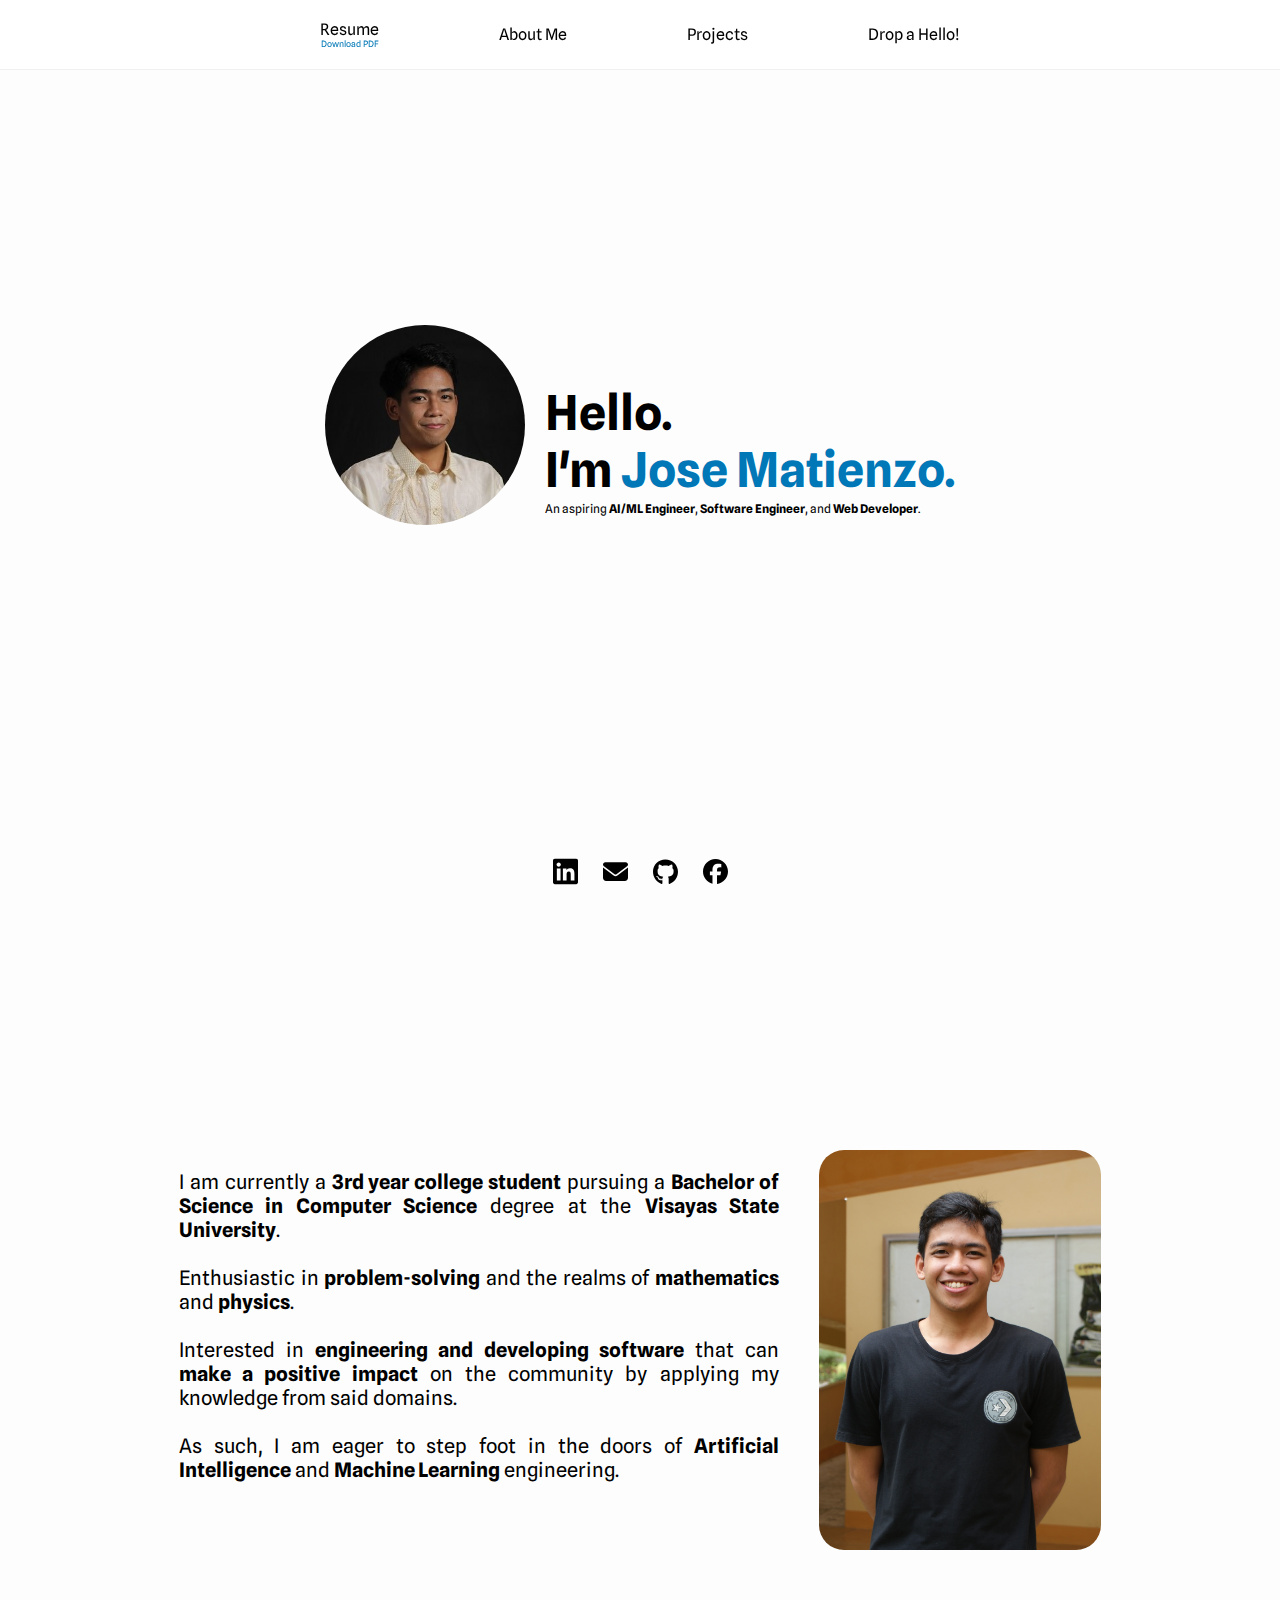
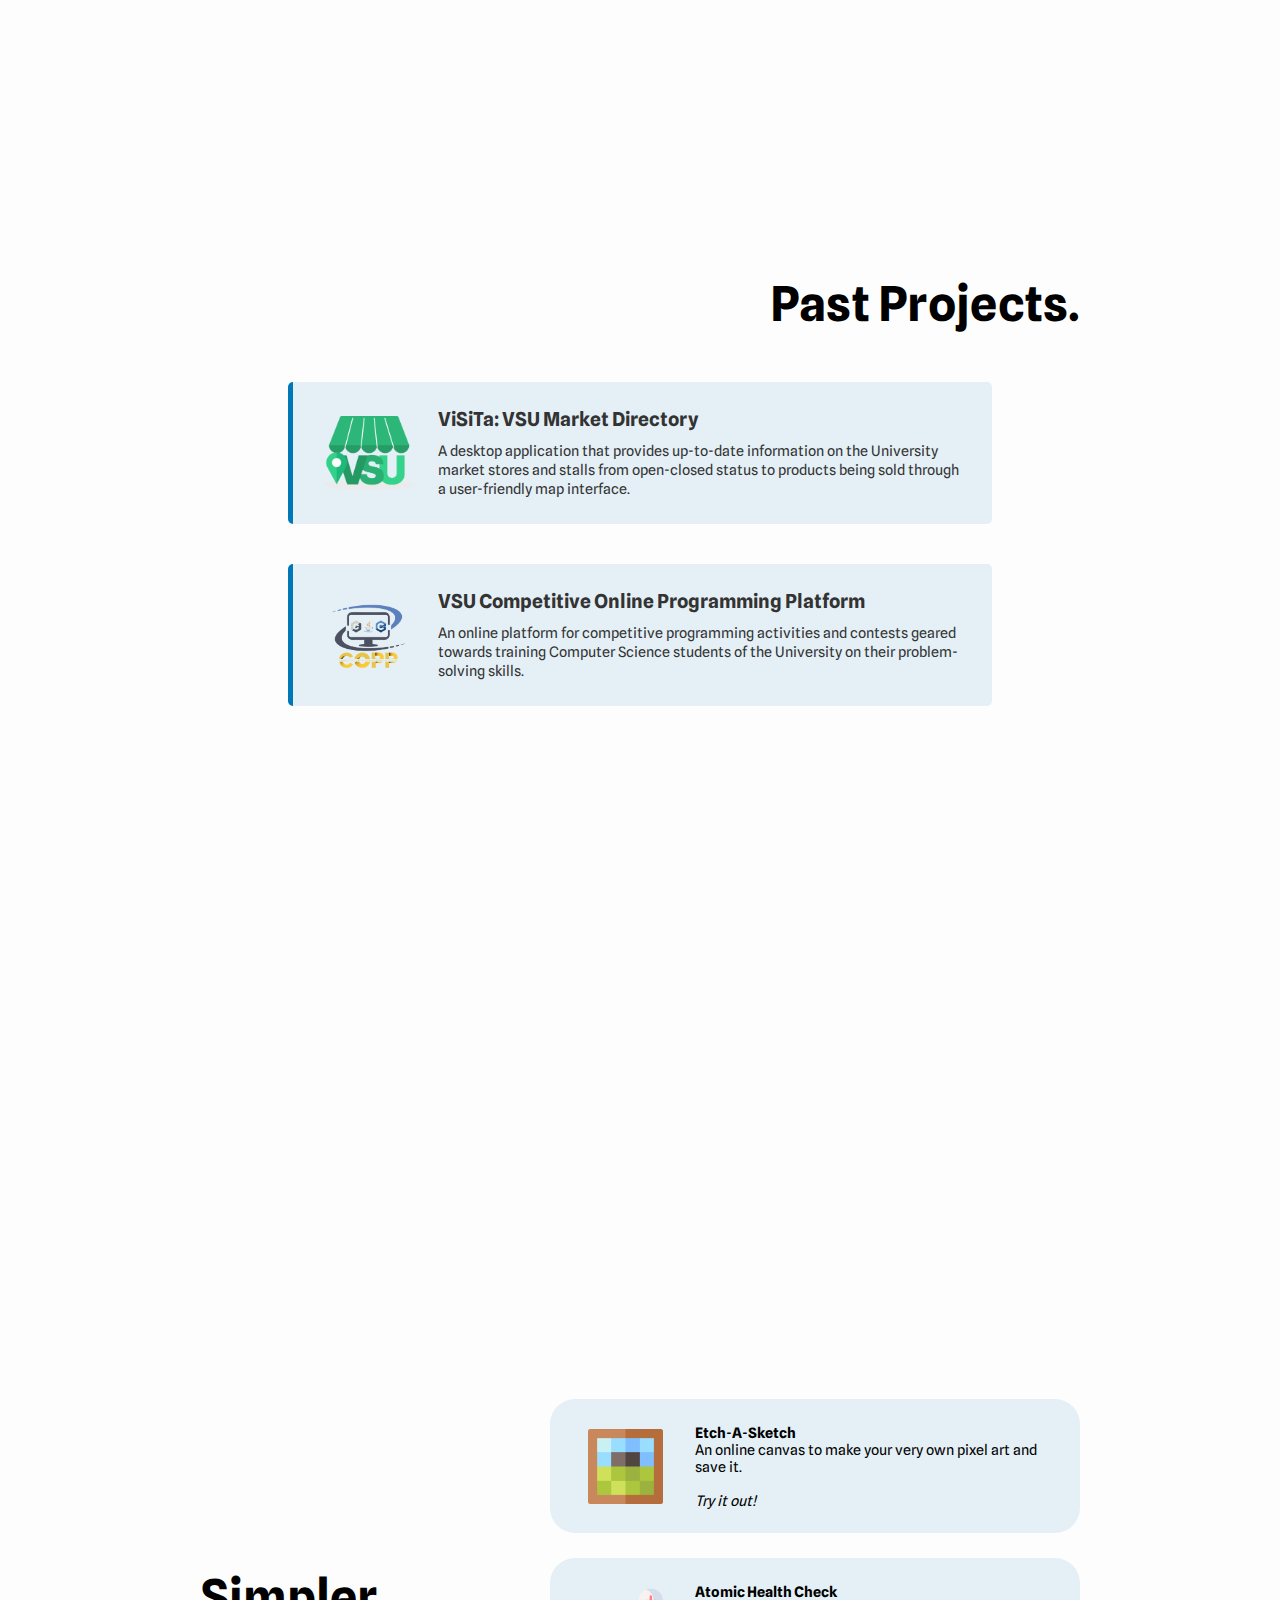
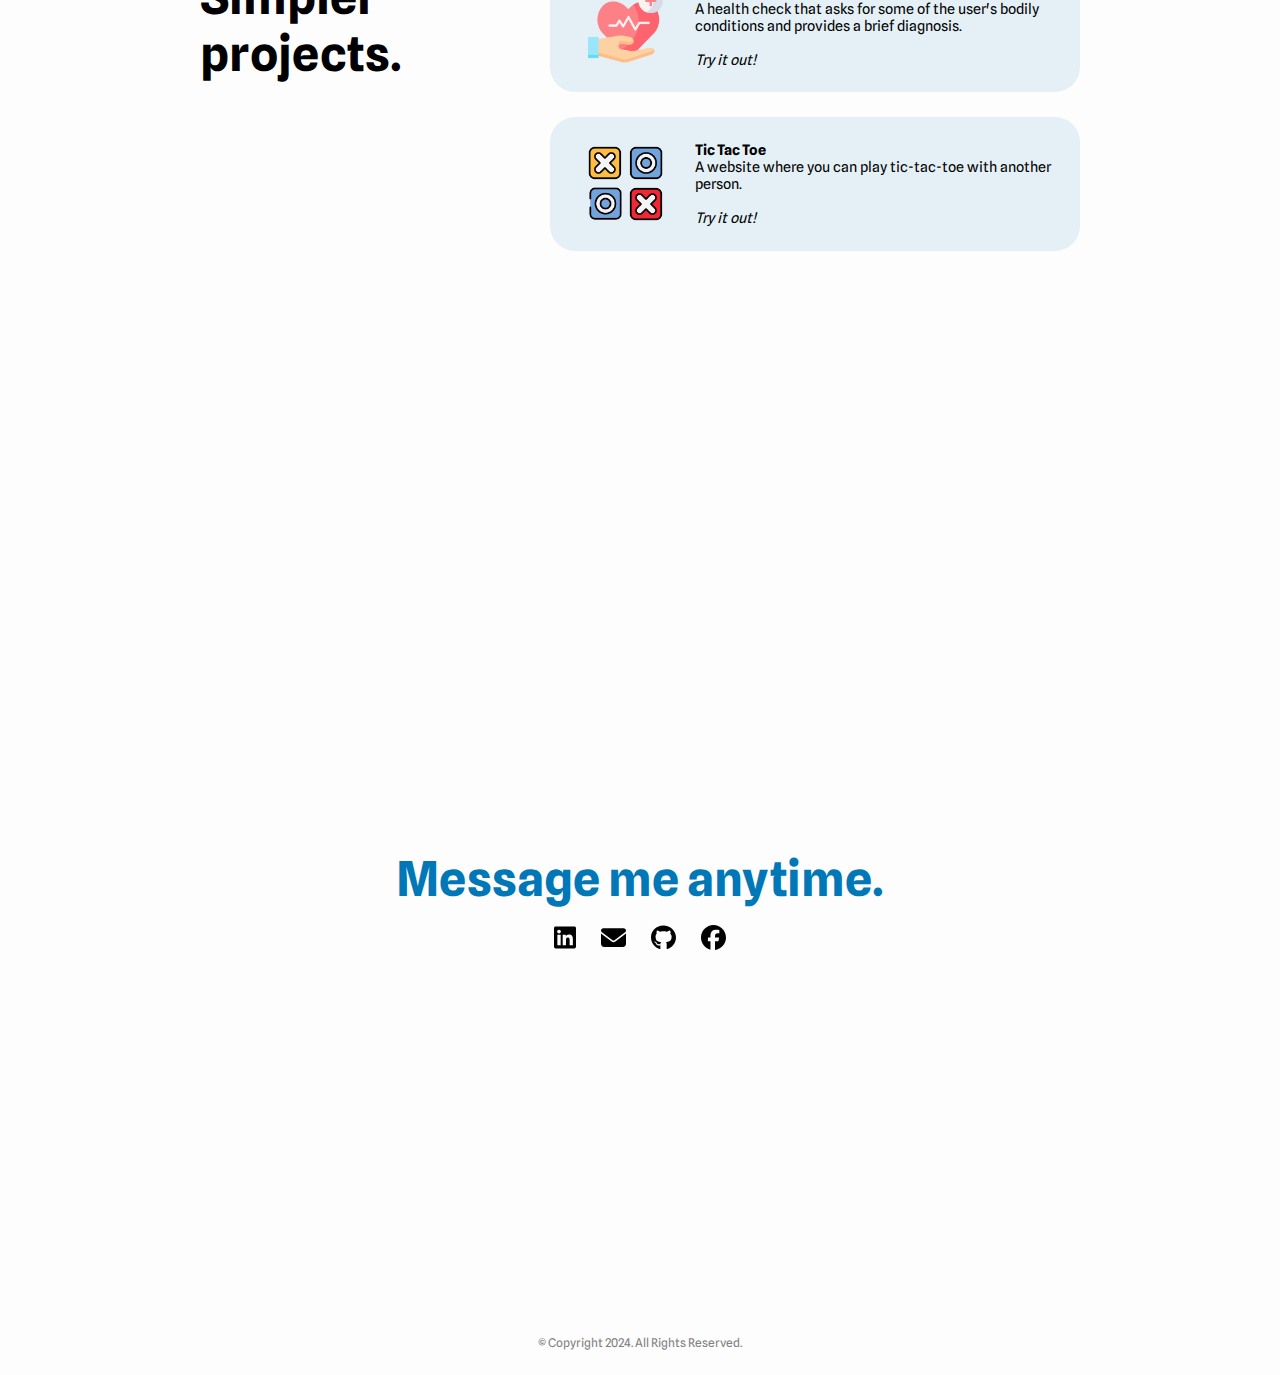
<file: index.html>
<!DOCTYPE html>
<html lang="en">

<head>
    <meta charset="UTF-8">
    <meta name="viewport" content="width=device-width, initial-scale=1.0">
    <title>Jose Rafael S. Matienzo</title>
    <link rel="icon" type="image/x-icon" href="assets/images/TitleIcon.ico">
    <link rel="stylesheet" href="css/index-style.css">
</head>

<body>
    <nav>
        <div id="link-holder">
            <div id="resume-links">
                <a href="pages/resume.html">Resume</a>
                <a href="resources/Matienzo_2024Resume.pdf" download="Matienzo_2024Resume" id="download-link" target="_blank">Download PDF</a>
            </div>
            <a href="#about-me">About Me</a>
            <a href="#projects">Projects</a>
            <a href="#contact">Drop a Hello!</a>
        </div>
    </nav>

    <section id="hero">
        <div id="hero-welcome">
            <a href="pages/resume.html"><img src="assets/images/HeroImg.JPG" alt="Matienzo Photo" id="hero-img"></a>
            <p>
                <span id="hero-txt1">Hello.</span><br>
                <span id="hero-txt2">I'm <span id="my-name">Jose Matienzo.</span></span><br>
                <span id="hero-txt3">An aspiring <strong>AI/ML Engineer</strong>, <strong>Software Engineer</strong>, and <strong>Web Developer</strong>.</span>
            </p>
        </div>
        <div id="hero-social-icons">
            <a href="https://www.linkedin.com/in/jrs-matienzo" target="_blank"><img src="assets/images/linkedin.svg" alt="LinkedIn Icon"></a>
            <a href="mailto:josematienzo101@gmail.com" target="_blank"><img src="assets/images/mail.svg" alt="Mail Icon"></a>
            <a href="https://github.com/HeyListen101" target="_blank"><img src="assets/images/github.svg" alt="Github Icon"></a>
            <a href="https://web.facebook.com/joseRafaelMatienzo" target="_blank"><img src="assets/images/facebook.svg" alt="Facebook Icon"></a>
        </div>
    </section>
    
    <section id="about-me">
        <div id="about-me-content">
            <p>
                I am currently a <strong>3rd year college student</strong> pursuing a <strong>Bachelor of Science in Computer Science</strong> degree at the <strong>Visayas State University</strong>. 
                <br><br>
                Enthusiastic in <strong>problem-solving</strong> and the realms of <strong>mathematics</strong> and <strong>physics</strong>.
                <br><br>
                Interested in <strong>engineering and developing software</strong> that can <strong>make a positive impact</strong> on the community by applying my knowledge from said domains.
                <br><br>
                As such, I am eager to step foot in the doors of <strong>Artificial Intelligence</strong> and <strong>Machine Learning</strong> engineering.
            </p>
            <img src="assets/images/Portrait.JPG" alt="Matienzo Portrait" id="portrait-img">
        </div>
    </section>

    <section id="projects">
        <div id="projects-title">
            <span>Past Projects.</span>
        </div>
        <div id="projects-list">
            <div class="project-item">
                <img src="assets/images/ViSiTa Icon.png" alt="ViSiTa Icon">
                <p>
                    <span class="project-name">ViSiTa: VSU Market Directory</span><br>
                    <span class="project-description">A desktop application that provides up-to-date information on the University market stores and stalls from open-closed status to products being sold through a user-friendly map interface.</span>
                </p>
            </div>
            <div class="project-item">
                <img src="assets/images/VSU COPP.png" alt="VSU COPP Icon">
                <p>
                    <span class="project-name">VSU Competitive Online Programming Platform</span><br>
                    <span class="project-description">An online platform for competitive programming activities and contests geared towards training Computer Science students of the University on their problem-solving skills.</span>
                </p>
            </div>
        </div>
    </section>

    <section id="simple-projects">
        <div id="sp-title">
            <span>Simpler projects.</span>
        </div>
        <div id="sp-list">
            <a href="https://heylisten101.github.io/etch-a-sketch/" target="_blank" class="sp-link">
                <div class="sp-item">
                    <img src="assets/images/pixel-art.png" alt="Etch-A-Sketch Icon">
                    <p>
                        <span class="sp-name">Etch-A-Sketch</span><br>
                        <span class="sp-description">An online canvas to make your very own pixel art and save it.</span>
                        <br><br>
                        <i>Try it out!</i>
                    </p>
                </div>
            </a>
            <a href="https://atomic-health-check.streamlit.app/" target="_blank" class="sp-link">
                <div class="sp-item">
                    <img src="assets/images/healthcare.png" alt="Atomic Health Check Icon">
                    <p>
                        <span class="sp-name">Atomic Health Check</span><br>
                        <span class="sp-description">A health check that asks for some of the user's bodily conditions and provides a brief diagnosis.</span>
                        <br><br>
                        <i>Try it out!</i>
                    </p>
                </div>
            </a>
            <a href="https://heylisten101.github.io/tictactoe/" target="_blank" class="sp-link">
                <div class="sp-item">
                    <img src="assets/images/tic-tac-toe.png" alt="Tic Tac Toe Icon">
                    <p>
                        <span class="sp-name">Tic Tac Toe</span><br>
                        <span class="sp-description">A website where you can play tic-tac-toe with another person.</span>
                        <br><br>
                        <i>Try it out!</i>
                    </p>
                </div>
            </a>
        </div>
    </section>

    <section id="contact">
        <div id="message">
            <p>Message me anytime.</p>
            <div id="contact-icons">
                <a href="https://www.linkedin.com/in/jrs-matienzo" target="_blank"><img src="assets/images/linkedin.svg" alt="LinkedIn Icon"></a>
                <a href="mailto:josematienzo101@gmail.com" target="_blank"><img src="assets/images/mail.svg" alt="Mail Icon"></a>
                <a href="https://github.com/HeyListen101" target="_blank"><img src="assets/images/github.svg" alt="Github Icon"></a>
                <a href="https://web.facebook.com/joseRafaelMatienzo" target="_blank"><img src="assets/images/facebook.svg" alt="Facebook Icon"></a>
            </div>
        </div>
        <footer>&copy; Copyright 2024. All Rights Reserved.</footer>
    </section>
</body>
</html>
</file>
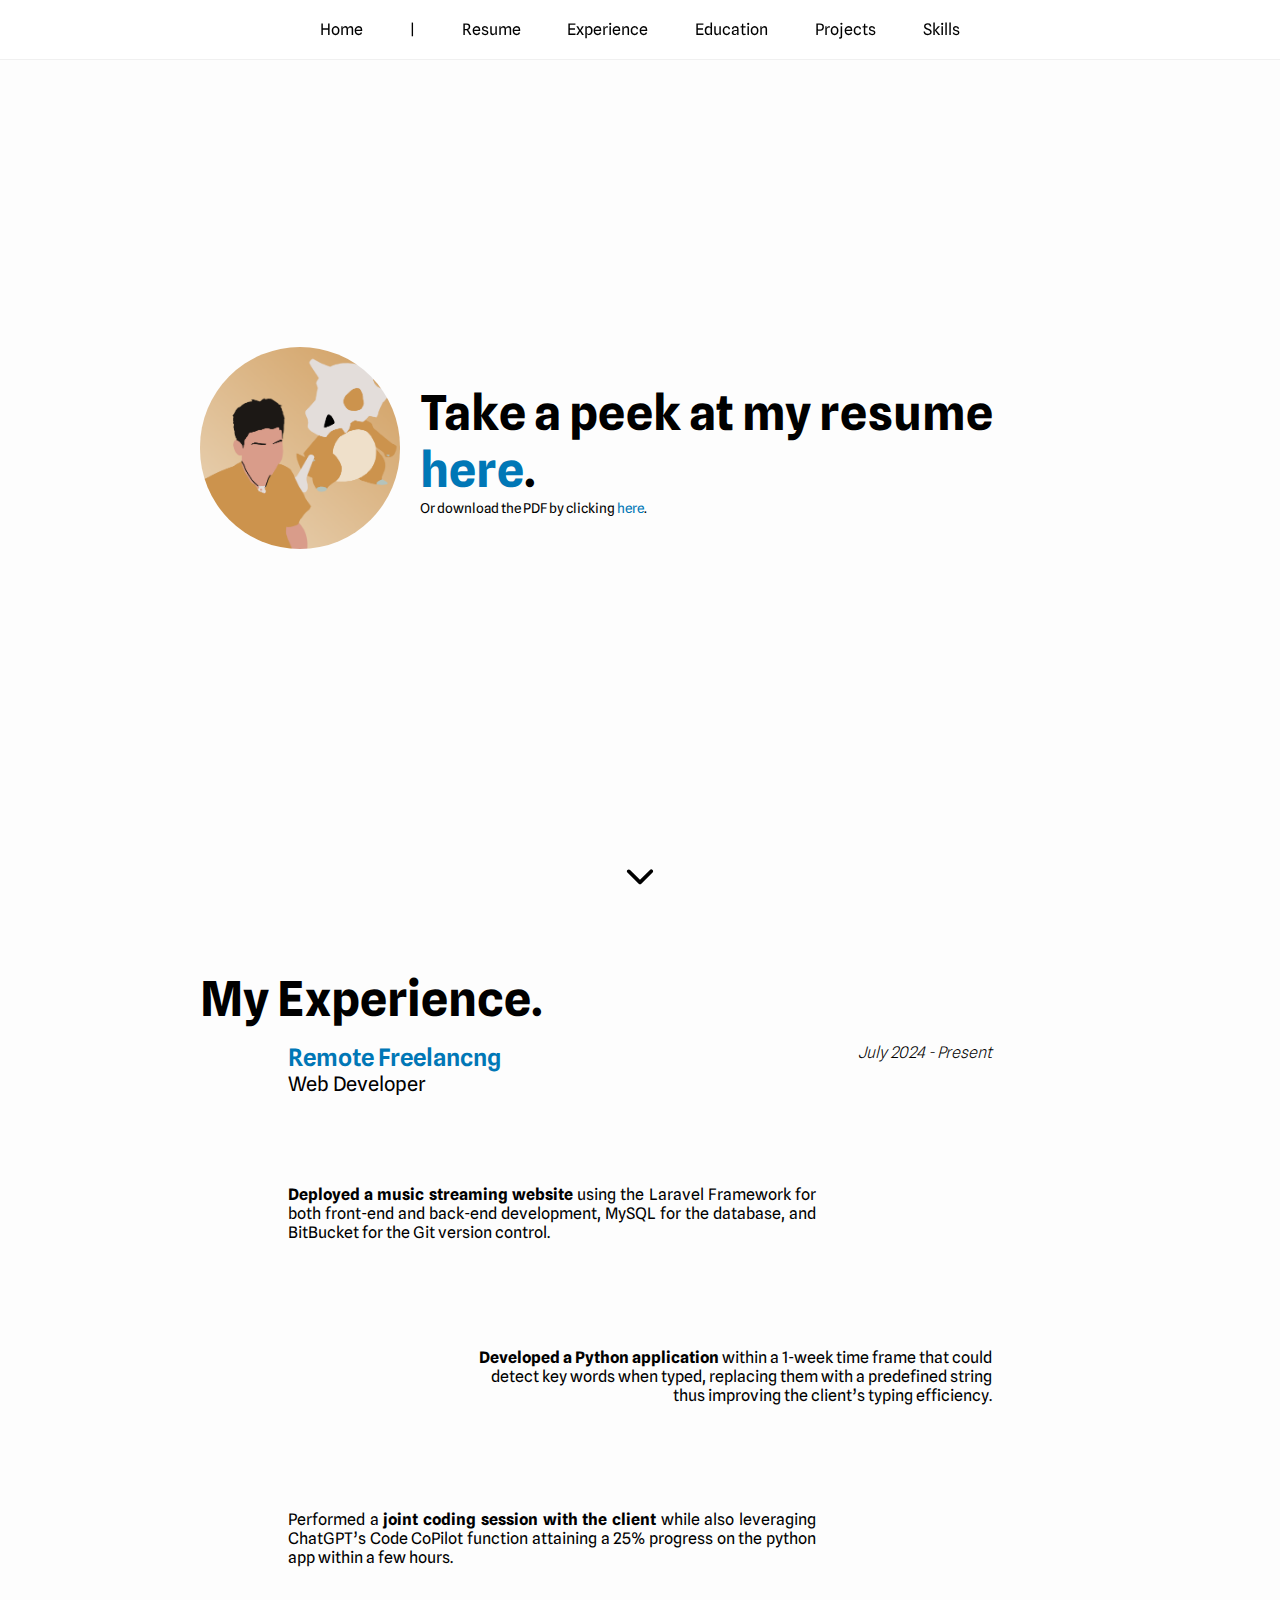
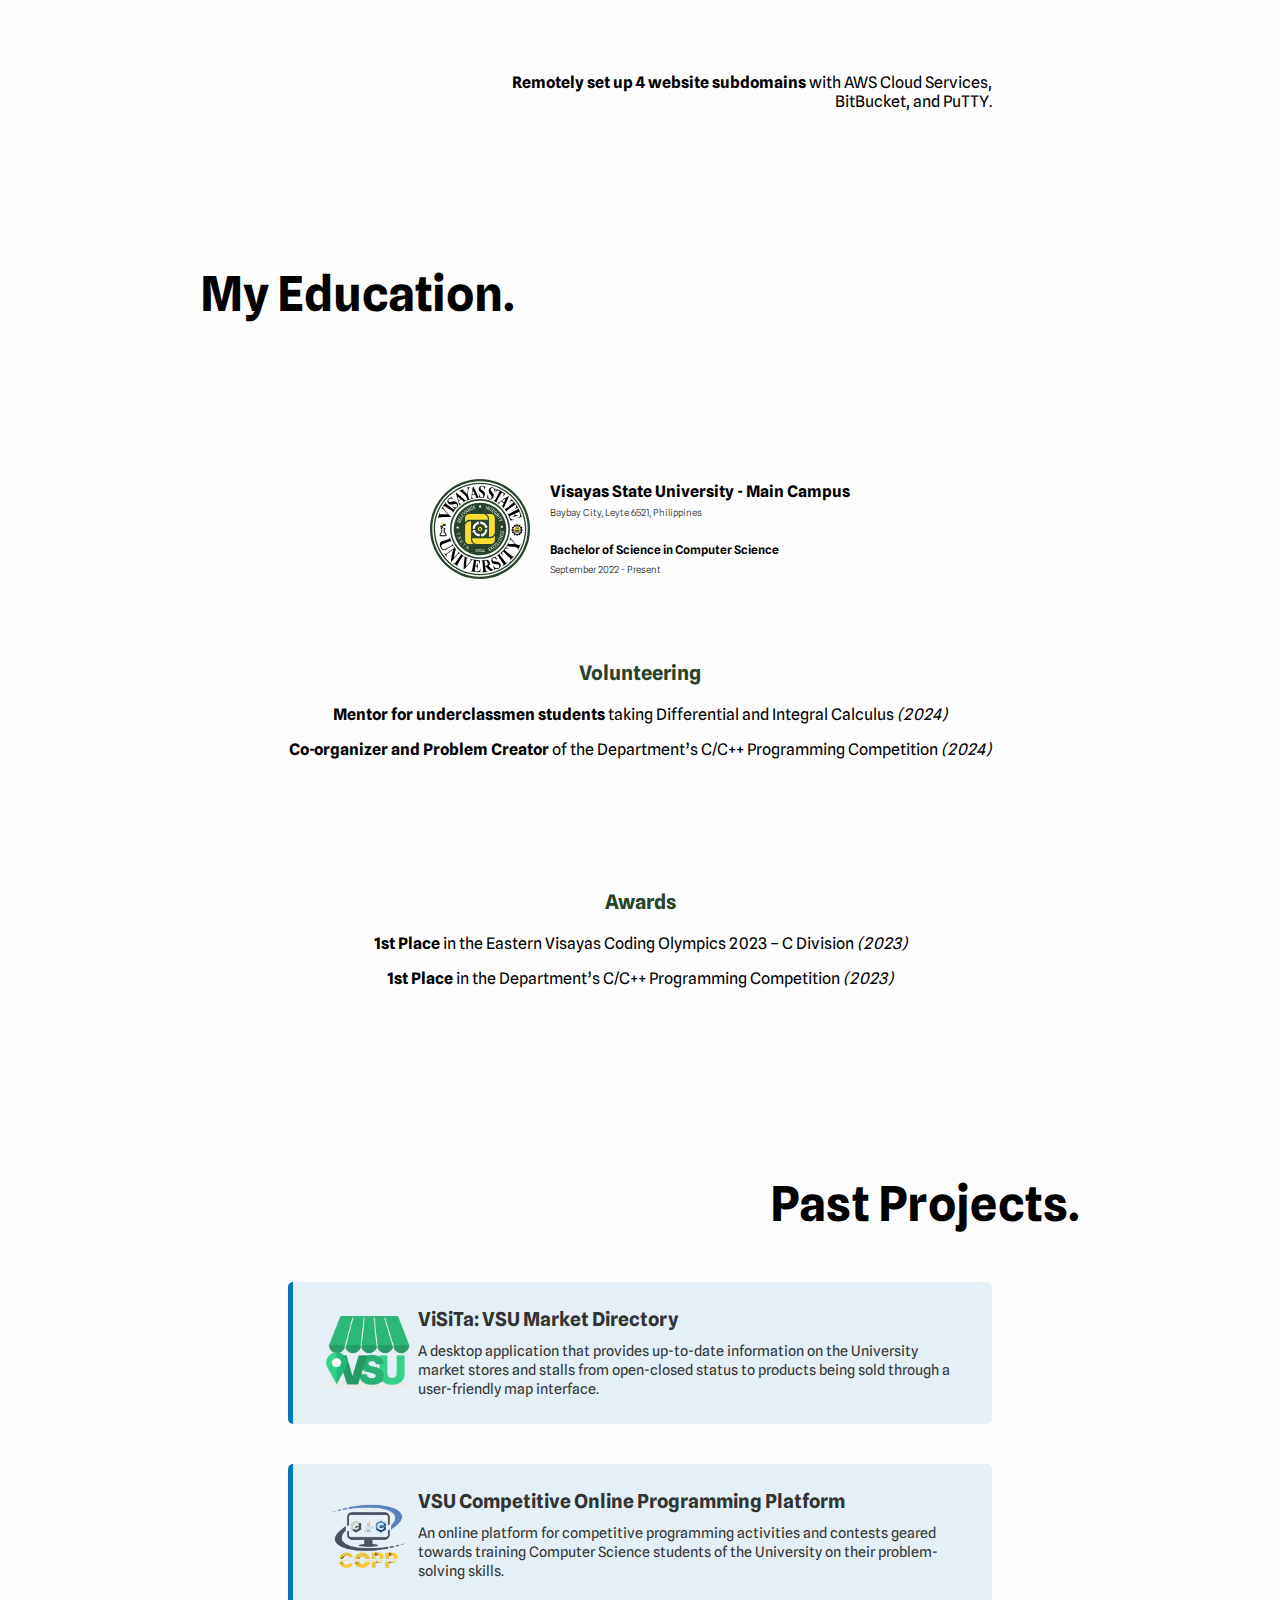
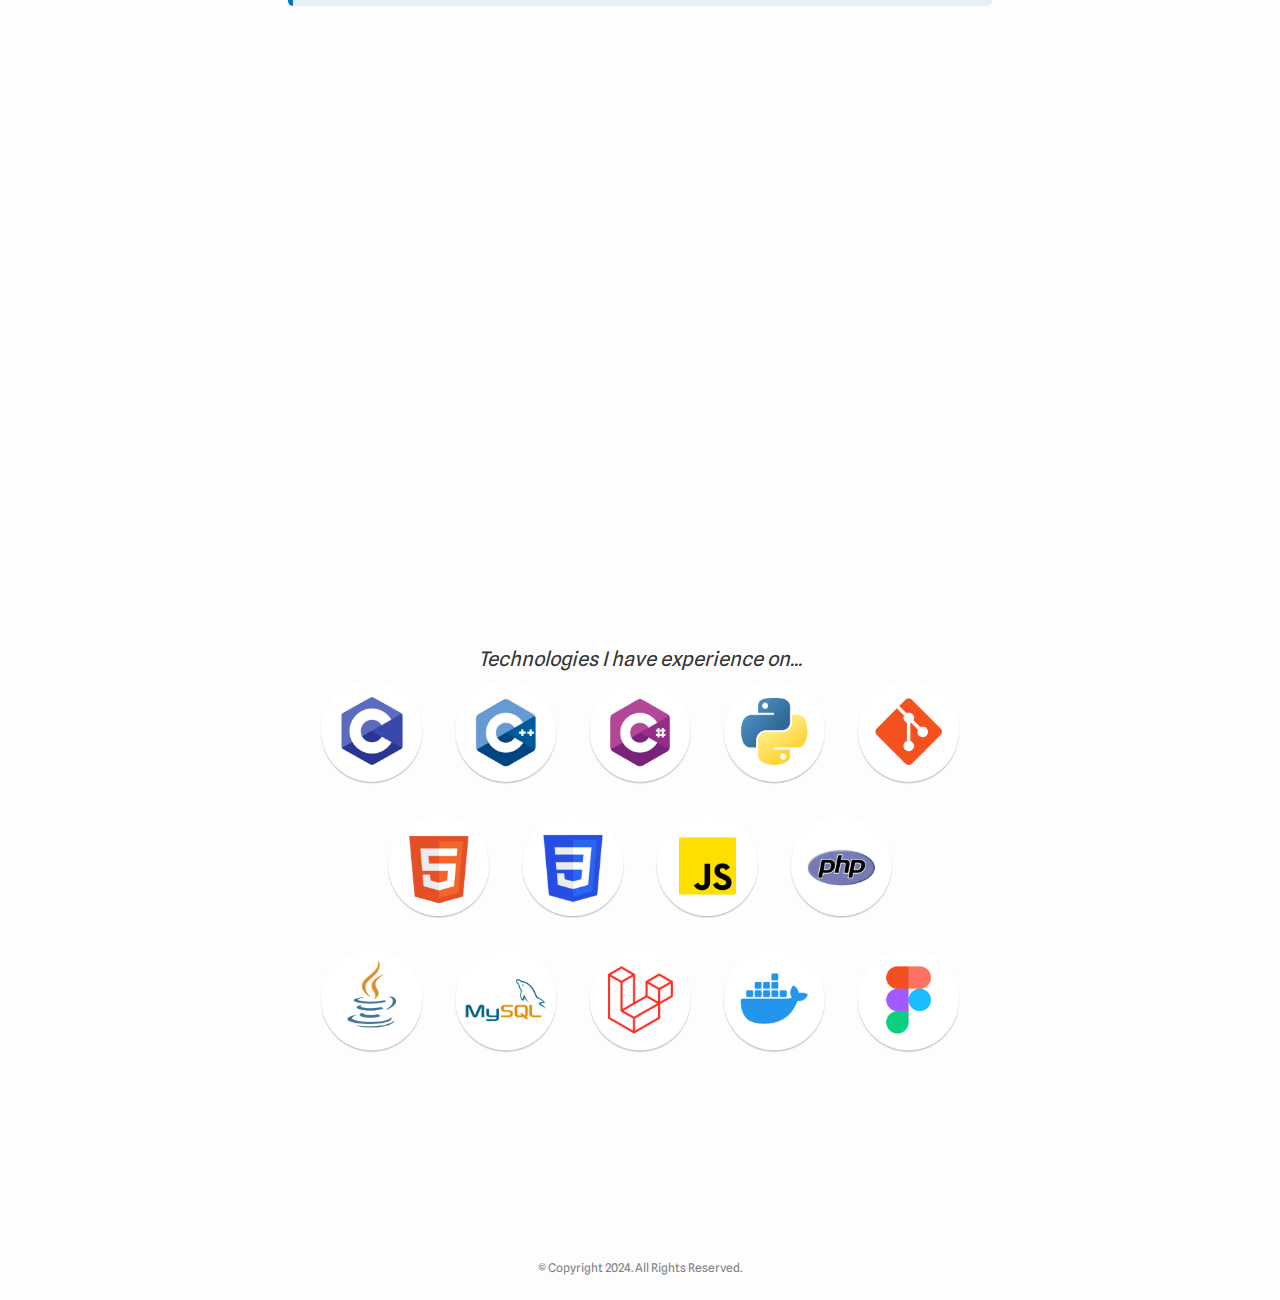
<file: pages/resume.html>
<!DOCTYPE html>
<html lang="en">

<head>
    <meta charset="UTF-8">
    <meta name="viewport" content="width=device-width, initial-scale=1.0">
    <title>Jose Matienzo : Resume</title>
    <link rel="icon" type="image/x-icon" href="../assets/images/TitleIcon2.ico">
    <link rel="stylesheet" href="../css/resume-style.css">
</head>

<body>
    <nav>
        <div id="link-holder">
            <a href="../index.html" id="">Home</a>|
            <a href="#resume">Resume</a>
            <a href="#experience">Experience</a>
            <a href="#education">Education</a>
            <a href="#projects">Projects</a>
            <a href="#skills">Skills</a>
        </div>
    </nav>

    <section id="resume">
        <div id="resume-content">
            <a href="../index.html"><img src="../assets/images/ResumeImg.PNG" id="resume-img" alt="Resume Image"></a>
            <p>
                <span id="resume-txt1">Take a peek at my resume <a class="links" href="../resources/Matienzo_2024Resume.pdf" target="_blank">here</a>.</span><br>
                <span id="resume-txt2">Or download the PDF by clicking <a class="links" href="../resources/Matienzo_2024Resume.pdf" download>here</a>.</span>
            </p>
        </div>
        <div id="down-icon">
            <img src="../assets/images/down.svg" alt="Down Icon">
        </div>
    </section>

    <section id="experience">
        <div id="experience-title">My Experience.</div>
        <div id="experience-content">
            <p id="experience-header">
                <span id="experience-job">Remote Freelancng</span>
                <span id="experience-date">July 2024 - Present</span>
            </p>
            <p id="experience-pos">
                Web Developer
            </p>
            <p class="experience-left">
                <strong>Deployed a music streaming website</strong> using the Laravel Framework for both front-end and back-end development, MySQL for the database, and BitBucket for the Git version control.
            </p>
            <p class="experience-right">
                <strong>Developed a Python application</strong> within a 1-week time frame that could detect key words when typed, replacing them with a predefined string thus improving the client’s typing efficiency.
            </p>
            <p class="experience-left">
                Performed a <strong>joint coding session with the client</strong> while also leveraging ChatGPT’s Code CoPilot function attaining a 25% progress on the python app within a few hours.
            </p>
            <p class="experience-right">
                <strong>Remotely set up 4 website subdomains</strong> with AWS Cloud Services, BitBucket, and PuTTY.
            </p>
        </div>
    </section>
    
    <section id="education">
        <div id="education-title">My Education.</div>
        <div id="university">
            <img src="../assets/images/VSU Seal (2022).svg" alt="VSU Logo">
            <p>
                <span id="university-name">Visayas State University - Main Campus</span><br>
                <span id="university-address">Baybay City, Leyte 6521, Philippines</span><br>
                <br>
                <span id="university-course">Bachelor of Science in Computer Science</span><br>
                <span id="university-enrollment">September 2022 - Present</span><br>
            </p>
        </div>
        <div id="volunteering">
            <p id="volunteering-title">Volunteering</p>
            <p><strong>Mentor for underclassmen students</strong> taking Differential and Integral Calculus <i>(2024)</i></p>
            <p><strong>Co-organizer and Problem Creator</strong> of the Department’s C/C++ Programming Competition <i>(2024)</i></p>
        </div>
        <div id="awards">
            <p id="awards-title">Awards</p>
            <p><strong>1st Place</strong> in the Eastern Visayas Coding Olympics 2023 – C Division <i>(2023)</i></p>
            <p><strong>1st Place</strong> in the Department’s C/C++ Programming Competition <i>(2023)</i></p>
        </div>
    </section>

    <section id="projects">
        <div id="projects-title">
            <span>Past Projects.</span>
        </div>
        <div id="projects-list">
            <div class="project-item">
                <img src="../assets/images/ViSiTa Icon.png" alt="ViSiTa Icon">
                <p>
                    <span class="project-name">ViSiTa: VSU Market Directory</span><br>
                    <span class="project-description">A desktop application that provides up-to-date information on the University market stores and stalls from open-closed status to products being sold through a user-friendly map interface.</span>
                </p>
            </div>
            <div class="project-item">
                <img src="../assets/images/VSU COPP.png" alt="VSU COPP Icon">
                <p>
                    <span class="project-name">VSU Competitive Online Programming Platform</span><br>
                    <span class="project-description">An online platform for competitive programming activities and contests geared towards training Computer Science students of the University on their problem-solving skills.</span>
                </p>
            </div>
        </div>
    </section>

    <section id="skills">
        <div id="skill-text">
            Technologies I have experience on...
        </div>
        <img src="../assets/images/technologies.png" alt="technologies">
        <footer>&copy; Copyright 2024. All Rights Reserved.</footer>
    </section>
</body>
</html>
</file>
<file: css/index-style.css>
@import url('https://fonts.googleapis.com/css2?family=Spline+Sans:wght@300..700&display=swap');

:root {
    --primary: #0077B6;
}

html {
    overflow-x: hidden;
    scroll-behavior: smooth;
}

body {
    font-family: 'Spline Sans', sans-serif;
    margin: 0;
    overflow-x: hidden;
    background-color: #FDFDFD;
    font-size: 16px;
}

nav {
    z-index: 1;
    width: 100vw;
    position: fixed;
    top: 0;
    padding: 20px 0;
    display: flex;
    justify-content: center;
    background-color: white;
    box-shadow: rgba(0, 0, 0, 0.05) 0px 0px 0px 1px;
}

#link-holder {
    width: 50%;
    display: flex;
    justify-content: space-between;
    align-items: center;
}

#link-holder a {
    text-decoration: none;
    color: black;
    height: fit-content;
    transition: 0.5s;
}

#link-holder a:hover {
    font-weight: 800;
}

#resume-links {
    display: flex;
    flex-direction: column;
    align-items: center;
}

#download-link {
    color: var(--primary) !important;
    font-size: 0.55rem;
    transition: 0.5s;
}

#download-link:hover {
    font-weight: 800;
}

section {
    width: 100vw;
    height: 100vh;
}

#hero {
    position: relative;
    display: flex;
    flex-direction: column;
    justify-content: center;
    align-items: center;
}

#hero-welcome {
    width: fit-content;
    height: 250px;
    display: grid;
    grid-template-columns: 200px 1fr;
    grid-template-rows: 1fr;
    gap: 20px;
}

#hero-welcome > a {
    width: fit-content;
    height: fit-content;
}

#hero-img {
    align-self: center;
    width: 200px;
    border-radius: 100px;
}

#hero-welcome > p {
    align-self: center;
}

#hero-txt1, #hero-txt2 {
    font-size: 3rem;
    font-weight: 700;
}

#my-name {
    color: var(--primary);
}

#hero-txt3 {
    font-size: 0.75rem;
}

#hero-social-icons {
    position: absolute;
    bottom: 0px;
    display: flex;
    gap: 25px;
    padding: 10px 100px;
    align-items: center;
}

#hero-social-icons > a > img {
    width: 25px;
    transition: 0.25s;
}

#hero-social-icons > a > img:hover {
    width: 27.5px;
}

#about-me {
    display: flex;
    justify-content: center;
    align-items: center;
}

#about-me-content {
    width: fit-content;
    height: 400px;
    display: grid;
    grid-template-columns: 600px 1fr;
    grid-template-rows: 1fr;
    gap: 40px;
    font-size: 1.25rem;
    text-align: justify;
}

#portrait-img {
    height: 400px;
    border-radius: 25px;
}

#projects {
    display: grid;
    grid-template-columns: 1fr;
    grid-auto-rows: auto 1fr;
    gap: 50px;
    padding: 0 200px;
    box-sizing: border-box;
}

#projects-title {
    width: 100%;
    text-align: right;
    margin-top: 75px;
    padding-right: 25px;
    font-size: 3rem;
    font-weight: 700;
}

#projects-list {
    justify-self: center;
    width: 80%;
    height: fit-content;
    display: grid;
    gap: 40px;
}

.project-item {
    border-left: 5px solid var(--primary);
    background-color: #E4F0F6;
    border-radius: 5px;
    display: grid;
    grid-template-columns: 100px 1fr;
    grid-template-rows: 1fr;
    height: fit-content;
    padding: 10px 25px;
    align-items: center;
    gap: 20px;
    cursor: default;
}

.project-item > img {
    justify-self: center;
    height: 75px;
    width: auto;
}

.project-item > p {
    color: #333333;
}

.project-name {
    display: inline-block;
    font-size: 1.2rem;
    font-weight: 700;
    text-align: left;
    padding-bottom: 10px;
}

.project-description {
    font-size: 0.9rem;
}

#simple-projects {
    display: grid;
    grid-template-columns: 300px 1fr ;
    grid-auto-rows: 1fr;
    gap: 50px;
    padding: 0 200px;
    box-sizing: border-box;
    margin-top: 75px;
}

#sp-title {
    align-self: center;
    font-size: 3rem;
    font-weight: 700;
}

#sp-list {
    display: grid;
    grid-template-rows: min-content min-content min-content;
    gap: 25px;
    align-self: center;
}

.sp-item {
    background-color: #E4F0F6;
    border-radius: 25px;
    display: grid;
    grid-template-columns: 100px 1fr;
    grid-template-rows: 1fr;
    height: fit-content;
    padding: 10px 25px;
    align-items: center;
    gap: 20px;
    font-size: 0.9rem;
    cursor: pointer;
    transition: 0.25s;
}

.sp-item:hover {
    transform: scale(1.025);
}

.sp-item > img {
    justify-self: center;
    height: 75px;
    width: auto;
}

.sp-name {
    font-weight: 800;
}

.sp-link {
    text-decoration: none;
    color: black;
}

#contact {
    position: relative;
    display: flex;
    flex-direction: column;
    align-items: center;
    justify-content: center;
}

#message {
    display: grid;
    grid-template-columns: 1fr;
    grid-template-rows: 1fr 1fr;
    width: 650px;
    height: 150px;
}

#message > p {
    text-align: center;
    font-size: 3em;
    color: #0077B6;
    font-weight: 800;
    margin: 0;
}

#contact-icons {
    display: flex;
    justify-content: center;
    gap: 25px;
    height: fit-content;
}

#contact-icons > a {
    cursor: pointer;
}

#contact-icons > a > img {
    height: 25px;
    width: auto;
}

footer {
    position: absolute;
    bottom: 25px;
    text-align: center;
    display: flex;
    color: #808080;
    font-size: 0.75rem;
}

@media screen and (max-width: 640px) {
    body {
        font-size: 10px;
    }

    #link-holder {
        width: 75%;
    }

    #projects {
        gap: 20px;
    }

    .project-item {
        grid-template-columns: 1fr;
        grid-template-rows: 100px 1fr;
        gap: 0;
    }

    #projects-title {
        text-align: left;
    }

    #projects-list {
        gap: 20px;
    }
}

@media screen and (max-width: 800px) {
    #hero-welcome {
        width: 250px;
        height: fit-content;
        grid-template-columns: 1fr;
        grid-template-rows: 1fr 1fr;
        gap: 0px;
    }

    #hero-welcome > a {
        justify-self: center;
        align-self: center;
    }   

    #hero-welcome > p {
        text-align: center;
    }
}

@media screen and (max-width: 1000px) {
    #about-me-content {
        height: fit-content;
        grid-template-columns: 75vw;
        grid-template-rows: 1fr;
        font-size: 1rem;
        gap: 10px;
    }

    #portrait-img {
        display: none;
    }

    #projects,
    #simple-projects {
        padding: 0 10vw;
        height: max-content;
    }

    #simple-projects {
        grid-template-columns: 1fr ;
        grid-auto-rows: 50px 1fr;
        gap: 20px;
    }

    #sp-title {
        align-self: end;
    }

    #sp-list {
        align-self: start;
    }

    .sp-item > img {
        height: 50px;
        width: auto;
    }
}
</file>
<file: css/resume-style.css>
@import url('https://fonts.googleapis.com/css2?family=Spline+Sans:wght@300..700&display=swap');

:root {
    --primary: #0077B6;
}

html {
    scroll-behavior: smooth;
}

body {
    font-family: 'Spline Sans', sans-serif;
    margin: 0;
    overflow-x: hidden;
    background-color: #FDFDFD;
    font-size: 16px;
}

nav {
    z-index: 1;
    width: 100vw;
    position: fixed;
    top: 0;
    padding: 20px 0;
    display: flex;
    justify-content: center;
    background-color: white;
    box-shadow: rgba(0, 0, 0, 0.05) 0px 0px 0px 1px;
}

#link-holder {
    width: 50%;
    display: flex;
    justify-content: space-between;
    align-items: center;
}

#link-holder a:hover {
    font-weight: 800;
}

a {
    text-decoration: none;
    color: black;
    transition: 0.5s;
}

section {
    width: 100vw;
    height: 100vh;
    display: grid;
    padding: 0 200px;
    box-sizing: border-box;
}

#resume {
    position: relative;
    display: flex;
    flex-direction: column;
    justify-content: center;
    align-items: center;
}

#resume-content {
    width: fit-content;
    height: 250px;
    display: grid;
    grid-template-columns: 200px 1fr;
    grid-template-rows: 1fr;
    align-items: center;
    gap: 20px;
}

#resume-img {
    width: 200px;
    border-radius: 100px;
}

#resume-welcome > p {
    align-self: center;
    display: flex;
}

#resume-txt1 {
    font-size: 3rem;
    font-weight: 800;
}

#resume-txt2 {
    font-size: 0.85rem;
}

.links {
    color: var(--primary);
    transition: 0.25s;
}

.links:hover {
    color: #CC934D;
}

#down-icon {
    position: absolute;
    bottom: 0px;
    display: flex;
    gap: 25px;
    padding: 10px 100px;
    align-items: center;
}

#down-icon > img {
    width: 30px;
}

#experience {
    grid-template-columns: 1fr;
    grid-auto-rows: auto 1fr;
    gap: 0;
}

#experience-title {
    padding-top: 70px;
    font-size: 3rem;
    font-weight: 800;
    height: fit-content;
}

#experience-job {
    font-size: 1.5rem;
    font-weight: 600;
    color: var(--primary);
}

#experience-date {
    font-weight: 200;
    font-style: italic;
}

#experience-pos {
    font-size: 1.25rem;
}

#experience-content {
    justify-self: center;
    width: 80%;
    display: grid;
    grid-template-columns: 1fr;
    grid-template-rows: min-content;
}

#experience-header {
    display: flex;
    justify-content: space-between;
    margin-bottom: 0;
}

#experience-pos {
    margin: 0;
}

.experience-left,
.experience-right {
    width: 75%;
}

.experience-left {
    text-align: justify;
}

.experience-right {
    justify-self: right;
    text-align: right;
}

#education {
    grid-template-columns: 1fr;
    grid-template-rows: repeat(3, fit-content);
}

#education-title {
    margin-top: 65px;
    font-size: 3em;
    font-weight: 800;
}

#university {
    justify-self: center;
    display: grid;
    grid-template-columns: max-content 1fr;
    grid-template-rows: 1fr;
    width: fit-content;
    gap: 20px;
    align-items: center;
}

#university > img {
    height: 100px;
    width: auto;
    justify-self: end;
}

#university-name {
    font-weight: 800;
    font-size: 1rem;
}

#university-address {
    font-weight: 200;
    font-size: 0.6rem;
}

#university-course {
    font-weight: 600;
    font-size: 0.75rem;
}

#university-enrollment {
    font-weight: 200;
    font-size: 0.6rem;
}

#awards,
#volunteering {
    justify-self: center;
    text-align: center;
    height: fit-content;
}

#awards-title,
#volunteering-title {
    font-size: 1.25rem;
    font-weight: 800;
    color: #28442C;
}

#projects {
    display: grid;
    grid-template-columns: 1fr;
    grid-auto-rows: auto 1fr;
    gap: 50px;
    padding: 0 200px;
    box-sizing: border-box;
}

#projects-title {
    width: 100%;
    text-align: right;
    margin-top: 75px;
    padding-right: 25px;
    font-size: 3rem;
    font-weight: 700;
}

#projects-list {
    justify-self: center;
    width: 80%;
    height: fit-content;
    display: grid;
    gap: 40px;
}

.project-item {
    border-left: 5px solid var(--primary);
    background-color: #E4F0F6;
    border-radius: 5px;
    display: grid;
    grid-template-columns: 100px 1fr;
    grid-template-rows: 1fr;
    height: fit-content;
    padding: 10px 25px;
    align-items: center;
    cursor: default;
}

.project-item > img {
    justify-self: center;
    height: 75px;
    width: auto;
}

.project-item > p {
    color: #333333;
}

.project-name {
    display: inline-block;
    font-size: 1.2rem;
    font-weight: 700;
    text-align: left;
    padding-bottom: 10px;
}

.project-description {
    font-size: 0.9rem;
}

#skills {
    display: grid;
    grid-template-columns: 1fr;
    grid-template-rows: fit-content 1fr;
    position: relative;
    gap: 10px;
}

#skill-text {
    font-size: 1.25rem;
    font-style: italic;
    color: #333333;
    justify-self: center;
    align-self: end;
}

#skills > img {
    justify-self: center;
    width: 50vw;
    height: auto;
}

footer {
    position: absolute;
    bottom: 25px;
    width: 100%;
    display: flex;
    justify-content: center;
    color: #808080;
    font-size: 0.75rem;
}

@media screen and (max-width: 1000px) {
    section {
        padding: 0 5vw;
    }

    #link-holder {
        width: 75%;
    }

    .experience-left,
    .experience-right {
        margin: 0;
    }

    #projects {
        padding: 0 10vw;
    }

    #skills > img {
        width: 80vw;
    }
}

@media screen and (max-width: 800px) {
    #resume-content {
        width: 250px;
        margin-top: 60px;
        height: fit-content;
        grid-template-columns: 1fr;
        grid-template-rows: 150px 1fr;
        gap: 20px;
    }   
}

@media screen and (max-width: 640px) {
    nav {
        font-size: 0.8rem;
    }

    #education,
    #projects {
        height: max-content;
    }

    #projects {
        gap: 20px;
    }

    .project-item {
        grid-template-columns: 1fr;
        grid-template-rows: 100px 1fr;
        gap: 0;
    }

    #projects-title {
        text-align: left;
    }

    #projects-list {
        gap: 20px;
    }

    #university {
        margin-top: 15px;
        grid-template-columns: 1fr;
        grid-template-rows: max-content 1fr;
        gap: 0;
    }

    #university > img {
        justify-self: center;
    }

    #university > p {
        text-align: center;
    }

    #volunteering-title,
    #awards-title {
        margin-bottom: 0px;
    }
}

@media screen and (max-width: 400px) {
    section {
        height: max-content;
    }

    #resume {
        height: 100vh;
    }

    #experience,
    #skills {
        grid-template-rows: min-content 1fr;
    }

    #experience-content {
        gap: 20px;
    }

    nav {
        font-size: 0.6rem;
    }

    #skills {
        height: 100vh;
    }

    #skill-text {
        margin-top: 200px;
    }
}
</file>
